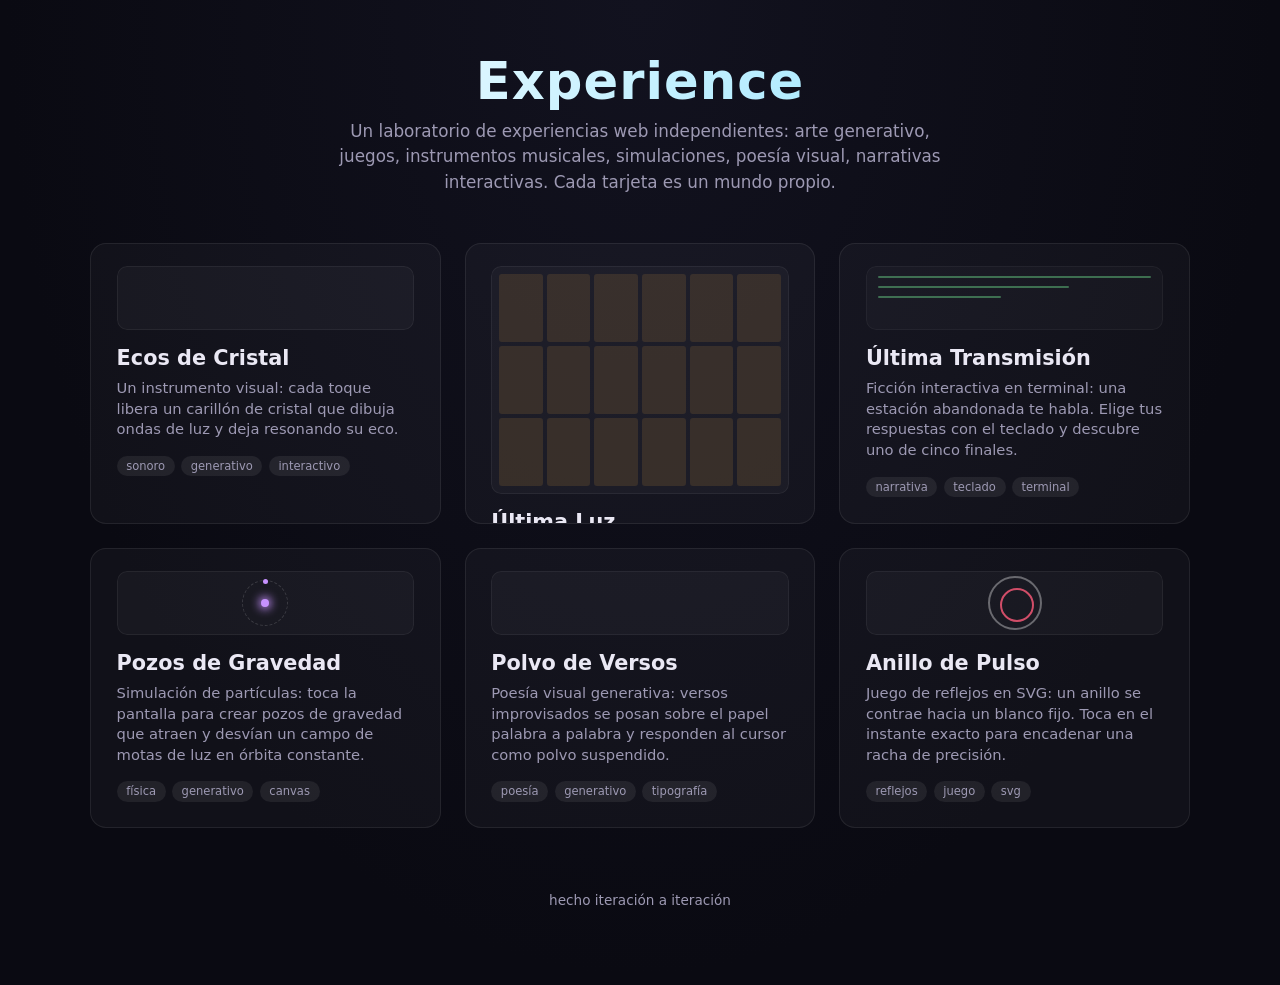
<file: index.html>
<!DOCTYPE html>
<html lang="es">
<head>
<meta charset="UTF-8">
<meta name="viewport" content="width=device-width, initial-scale=1.0">
<title>Experience — Laboratorio de experiencias</title>
<style>
  :root {
    color-scheme: dark;
    --bg: #0a0a12;
    --bg2: #12121f;
    --text: #eae8f4;
    --muted: #9d99b3;
    --accent: #8ee3ff;
  }
  * { box-sizing: border-box; }
  body {
    margin: 0;
    min-height: 100vh;
    background: radial-gradient(ellipse at top, var(--bg2), var(--bg) 70%);
    color: var(--text);
    font-family: "Segoe UI", system-ui, -apple-system, sans-serif;
    padding: 4vw 5vw 6vw;
  }
  header {
    max-width: 900px;
    margin: 0 auto 3rem;
    text-align: center;
  }
  h1 {
    font-size: clamp(2rem, 5vw, 3.2rem);
    margin: 0 0 0.5rem;
    letter-spacing: 0.02em;
    background: linear-gradient(120deg, #fff, var(--accent));
    -webkit-background-clip: text;
    background-clip: text;
    color: transparent;
  }
  header p {
    color: var(--muted);
    font-size: 1.05rem;
    line-height: 1.5;
    max-width: 640px;
    margin: 0 auto;
  }
  .grid {
    display: grid;
    grid-template-columns: repeat(auto-fill, minmax(260px, 1fr));
    gap: 1.5rem;
    max-width: 1100px;
    margin: 0 auto;
  }
  a.card {
    display: block;
    text-decoration: none;
    color: inherit;
    background: rgba(255,255,255,0.03);
    border: 1px solid rgba(255,255,255,0.08);
    border-radius: 16px;
    padding: 1.6rem;
    transition: transform 0.25s ease, border-color 0.25s ease, background 0.25s ease;
    position: relative;
    overflow: hidden;
  }
  a.card::before {
    content: "";
    position: absolute;
    inset: 0;
    background: radial-gradient(circle at 30% 0%, var(--card-accent, var(--accent)) 0%, transparent 60%);
    opacity: 0;
    transition: opacity 0.25s ease;
  }
  a.card:hover {
    transform: translateY(-4px);
    border-color: var(--card-accent, var(--accent));
    background: rgba(255,255,255,0.05);
  }
  a.card:hover::before { opacity: 0.12; }
  .thumb {
    position: relative;
    height: 64px;
    margin: -0.2rem 0 1rem;
    border-radius: 10px;
    background: rgba(255,255,255,0.03);
    overflow: hidden;
  }
  .thumb::after {
    content: "";
    position: absolute;
    inset: 0;
    border-radius: 10px;
    box-shadow: inset 0 0 0 1px rgba(255,255,255,0.06);
  }
  .thumb--waves span {
    position: absolute;
    left: 50%;
    top: 50%;
    width: 10px;
    height: 10px;
    border-radius: 50%;
    border: 1.5px solid var(--card-accent, var(--accent));
    transform: translate(-50%, -50%);
    animation: ripple 2.6s ease-out infinite;
    opacity: 0;
  }
  .thumb--waves span:nth-child(2) { animation-delay: 0.65s; }
  .thumb--waves span:nth-child(3) { animation-delay: 1.3s; }
  @keyframes ripple {
    0% { width: 10px; height: 10px; opacity: 0.8; }
    100% { width: 140px; height: 140px; opacity: 0; }
  }
  .thumb--grid {
    display: grid;
    grid-template-columns: repeat(6, 1fr);
    grid-template-rows: repeat(3, 1fr);
    gap: 4px;
    padding: 8px;
    height: 100%;
  }
  .thumb--grid i {
    background: var(--card-accent, var(--accent));
    border-radius: 3px;
    opacity: 0.12;
    animation: blink 3.2s ease-in-out infinite;
  }
  .thumb--grid i:nth-child(4n) { animation-delay: 0.2s; }
  .thumb--grid i:nth-child(5n) { animation-delay: 0.9s; }
  .thumb--grid i:nth-child(7n) { animation-delay: 1.6s; }
  @keyframes blink {
    0%, 100% { opacity: 0.1; }
    50% { opacity: 0.75; }
  }
  .thumb--terminal {
    padding: 10px 12px;
    font-family: "Courier New", monospace;
    font-size: 0.7rem;
    color: var(--card-accent, var(--accent));
    opacity: 0.75;
  }
  .thumb--terminal .row {
    height: 2px;
    background: var(--card-accent, var(--accent));
    opacity: 0.5;
    margin-bottom: 8px;
    border-radius: 1px;
    animation: type-row 3s ease-in-out infinite;
  }
  .thumb--terminal .row:nth-child(2) { width: 70%; animation-delay: 0.4s; }
  .thumb--terminal .row:nth-child(3) { width: 45%; animation-delay: 0.9s; }
  @keyframes type-row {
    0%, 100% { width: 0%; opacity: 0; }
    10% { opacity: 0.6; }
    50% { opacity: 0.6; }
    60% { opacity: 0; }
  }
  .thumb--orbit {
    display: flex;
    align-items: center;
    justify-content: center;
  }
  .thumb--orbit .system {
    position: relative;
    width: 46px;
    height: 46px;
  }
  .thumb--orbit .core {
    position: absolute;
    left: 50%;
    top: 50%;
    width: 8px;
    height: 8px;
    margin: -4px 0 0 -4px;
    border-radius: 50%;
    background: var(--card-accent, var(--accent));
    box-shadow: 0 0 10px 2px var(--card-accent, var(--accent));
  }
  .thumb--orbit .ring {
    position: absolute;
    inset: 0;
    border: 1px dashed rgba(255,255,255,0.15);
    border-radius: 50%;
    animation: spin 6s linear infinite;
  }
  .thumb--orbit .ring::before {
    content: "";
    position: absolute;
    top: -2px;
    left: 50%;
    width: 5px;
    height: 5px;
    margin-left: -2.5px;
    border-radius: 50%;
    background: var(--card-accent, var(--accent));
  }
  @keyframes spin {
    to { transform: rotate(360deg); }
  }
  .thumb--verse {
    display: flex;
    flex-direction: column;
    justify-content: center;
    gap: 6px;
    padding: 12px 14px;
  }
  .thumb--verse span {
    display: block;
    height: 3px;
    border-radius: 2px;
    background: var(--card-accent, var(--accent));
    opacity: 0;
    animation: settle 4.5s ease-in-out infinite;
  }
  .thumb--verse span:nth-child(1) { width: 78%; animation-delay: 0s; }
  .thumb--verse span:nth-child(2) { width: 55%; animation-delay: 0.5s; margin-left: 12%; }
  .thumb--verse span:nth-child(3) { width: 66%; animation-delay: 1s; }
  @keyframes settle {
    0% { opacity: 0; transform: translateY(6px); }
    15%, 70% { opacity: 0.55; transform: translateY(0); }
    90%, 100% { opacity: 0; transform: translateY(-4px); }
  }
  .thumb--pulse {
    display: flex;
    align-items: center;
    justify-content: center;
  }
  .thumb--pulse .target {
    position: relative;
    width: 0;
    height: 0;
  }
  .thumb--pulse .target::before {
    content: "";
    position: absolute;
    left: -15px;
    top: -15px;
    width: 30px;
    height: 30px;
    border-radius: 50%;
    border: 2px solid var(--card-accent, var(--accent));
    opacity: 0.8;
  }
  .thumb--pulse .shrink {
    position: absolute;
    left: 50%;
    top: 50%;
    width: 54px;
    height: 54px;
    margin: -27px 0 0 -27px;
    border-radius: 50%;
    border: 2px solid rgba(255,255,255,0.35);
    animation: shrink-ring 2.2s ease-in infinite;
  }
  @keyframes shrink-ring {
    0% { width: 54px; height: 54px; margin: -27px 0 0 -27px; opacity: 0.9; }
    85% { opacity: 0.9; }
    100% { width: 30px; height: 30px; margin: -15px 0 0 -15px; opacity: 0; }
  }
  a.card h2 {
    margin: 0 0 0.5rem;
    font-size: 1.3rem;
    position: relative;
  }
  a.card p {
    margin: 0 0 1rem;
    color: var(--muted);
    font-size: 0.92rem;
    line-height: 1.4;
    position: relative;
  }
  .tags {
    display: flex;
    flex-wrap: wrap;
    gap: 0.4rem;
    position: relative;
  }
  .tag {
    font-size: 0.72rem;
    padding: 0.2rem 0.6rem;
    border-radius: 999px;
    background: rgba(255,255,255,0.07);
    color: var(--muted);
  }
  .empty {
    text-align: center;
    color: var(--muted);
    grid-column: 1 / -1;
    padding: 3rem 1rem;
  }
  footer {
    text-align: center;
    color: var(--muted);
    margin-top: 4rem;
    font-size: 0.85rem;
  }
</style>
</head>
<body>
  <header>
    <h1>Experience</h1>
    <p>Un laboratorio de experiencias web independientes: arte generativo, juegos, instrumentos musicales, simulaciones, poesía visual, narrativas interactivas. Cada tarjeta es un mundo propio.</p>
  </header>
  <main class="grid" id="grid">
    <p class="empty">Cargando experiencias…</p>
  </main>
  <footer>hecho iteración a iteración</footer>

  <script>
    fetch('experiences/catalog.json')
      .then(r => r.json())
      .then(items => {
        const grid = document.getElementById('grid');
        if (!items.length) {
          grid.innerHTML = '<p class="empty">Aún no hay experiencias publicadas.</p>';
          return;
        }
        const thumbs = {
          waves: '<div class="thumb thumb--waves"><span></span><span></span><span></span></div>',
          grid: `<div class="thumb thumb--grid">${'<i></i>'.repeat(18)}</div>`,
          terminal: '<div class="thumb thumb--terminal"><div class="row"></div><div class="row"></div><div class="row"></div></div>',
          orbit: '<div class="thumb thumb--orbit"><div class="system"><div class="ring"></div><div class="core"></div></div></div>',
          verse: '<div class="thumb thumb--verse"><span></span><span></span><span></span></div>',
          pulse: '<div class="thumb thumb--pulse"><div class="target"><div class="shrink"></div></div></div>',
        };
        grid.innerHTML = items.map(item => `
          <a class="card" href="experiences/${item.slug}/" style="--card-accent:${item.accent || '#8ee3ff'}">
            ${thumbs[item.glyph] || ''}
            <h2>${item.title}</h2>
            <p>${item.description}</p>
            <div class="tags">${(item.tags || []).map(t => `<span class="tag">${t}</span>`).join('')}</div>
          </a>
        `).join('');
      })
      .catch(() => {
        document.getElementById('grid').innerHTML = '<p class="empty">No se pudo cargar el catálogo.</p>';
      });
  </script>
</body>
</html>
</file>
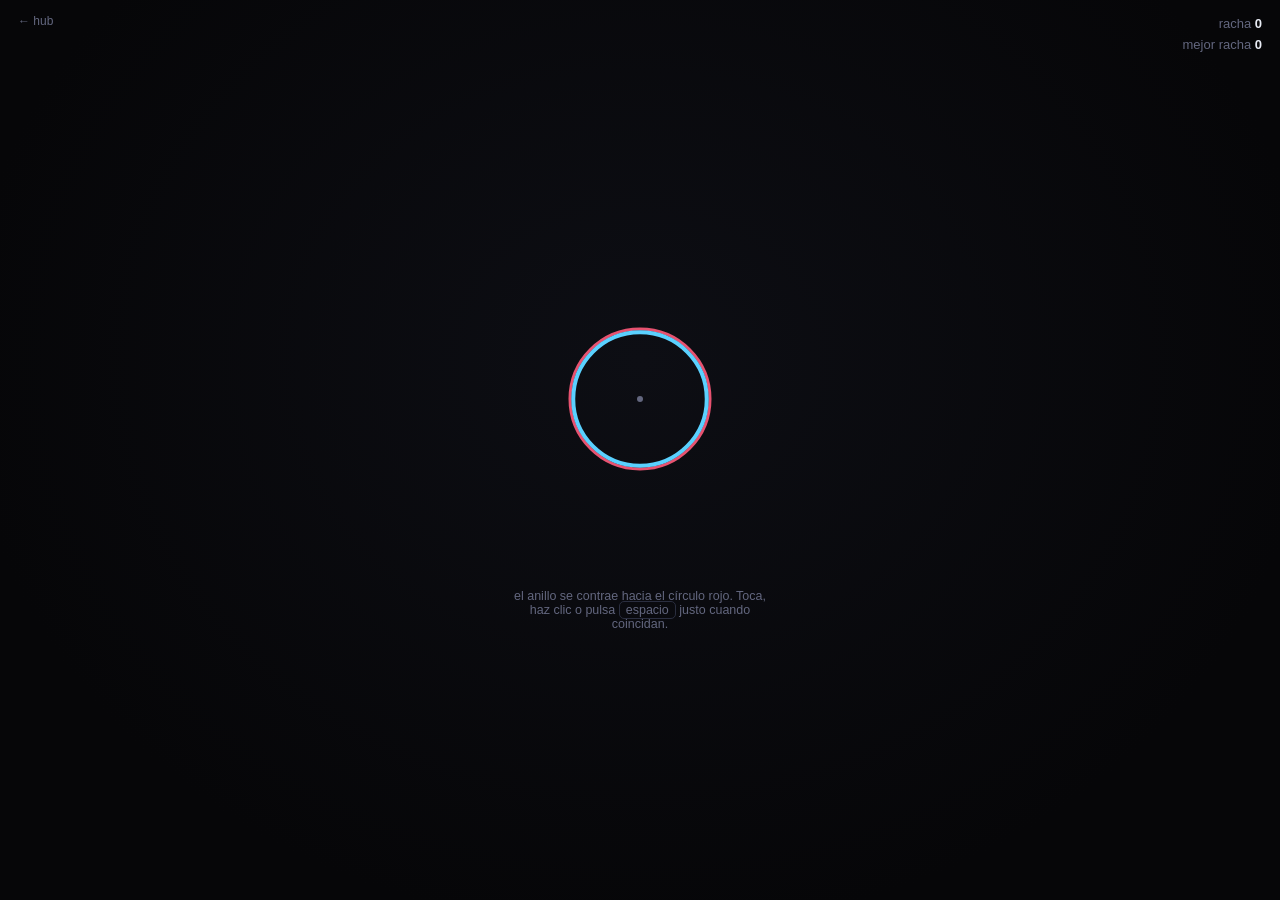
<file: experiences/anillo-de-pulso/index.html>
<!DOCTYPE html>
<html lang="es">
<head>
<meta charset="UTF-8">
<meta name="viewport" content="width=device-width, initial-scale=1.0">
<title>Anillo de Pulso</title>
<style>
  :root {
    --bg: #060608;
    --bg2: #0d0e14;
    --text: #e9ecf5;
    --dim: #63677f;
    --target: #ff5a7a;
    --ring: #5ad1ff;
    --perfect: #ffe066;
    --good: #5ad1ff;
    --miss: #63677f;
  }
  * { box-sizing: border-box; }
  html, body {
    margin: 0;
    height: 100%;
    background: radial-gradient(ellipse at 50% 40%, var(--bg2), var(--bg) 75%);
    color: var(--text);
    font-family: -apple-system, BlinkMacSystemFont, "Segoe UI", sans-serif;
    overflow: hidden;
    user-select: none;
  }
  a.back {
    position: fixed;
    top: 14px;
    left: 18px;
    color: var(--dim);
    text-decoration: none;
    font-size: 12px;
    z-index: 10;
  }
  a.back:hover { color: var(--ring); }
  .hud {
    position: fixed;
    top: 14px;
    right: 18px;
    text-align: right;
    font-size: 13px;
    color: var(--dim);
    z-index: 10;
    line-height: 1.6;
  }
  .hud b { color: var(--text); font-variant-numeric: tabular-nums; }
  main {
    height: 100%;
    display: flex;
    flex-direction: column;
    align-items: center;
    justify-content: center;
    gap: 18px;
  }
  svg { display: block; touch-action: manipulation; }
  #feedback {
    height: 1.4em;
    font-size: 1.05rem;
    font-weight: 600;
    letter-spacing: 0.03em;
    opacity: 0;
    transition: opacity 0.15s;
  }
  #hint {
    color: var(--dim);
    font-size: 12.5px;
    max-width: 260px;
    text-align: center;
  }
  kbd {
    border: 1px solid #2a2e3f;
    border-radius: 5px;
    padding: 1px 6px;
    font-family: inherit;
  }
</style>
</head>
<body>
  <a class="back" href="../../index.html">&larr; hub</a>
  <div class="hud">racha <b id="streak">0</b><br>mejor racha <b id="best">0</b></div>
  <main>
    <svg id="stage" width="260" height="260" viewBox="0 0 260 260">
      <circle cx="130" cy="130" r="70" fill="none" stroke="var(--target)" stroke-width="3" opacity="0.9"/>
      <circle id="pulse" cx="130" cy="130" r="120" fill="none" stroke="var(--ring)" stroke-width="4"/>
      <circle cx="130" cy="130" r="3" fill="var(--dim)"/>
    </svg>
    <div id="feedback"></div>
    <div id="hint">el anillo se contrae hacia el círculo rojo. Toca, haz clic o pulsa <kbd>espacio</kbd> justo cuando coincidan.</div>
  </main>

<script>
  const pulse = document.getElementById('pulse');
  const feedback = document.getElementById('feedback');
  const streakEl = document.getElementById('streak');
  const bestEl = document.getElementById('best');

  const TARGET_R = 70;
  const START_R = 122;
  const MIN_R = 4;
  let radius = START_R;
  let speed = 0.85;
  let streak = 0;
  let best = 0;
  try { best = parseInt(localStorage.getItem('anillo-de-pulso-best') || '0', 10) || 0; } catch (e) {}
  bestEl.textContent = best;
  let alive = true;
  let judged = false;

  function resetRing() {
    radius = START_R;
    judged = false;
    alive = true;
    pulse.setAttribute('stroke', 'var(--ring)');
  }

  function tick() {
    if (alive) {
      radius -= speed;
      if (radius <= MIN_R) {
        if (!judged) missNow();
        radius = MIN_R;
      }
      pulse.setAttribute('r', radius.toFixed(2));
    }
    requestAnimationFrame(tick);
  }

  function showFeedback(text, color) {
    feedback.textContent = text;
    feedback.style.color = color;
    feedback.style.opacity = '1';
    setTimeout(() => { feedback.style.opacity = '0'; }, 500);
  }

  function setStreak(v) {
    streak = v;
    streakEl.textContent = streak;
    if (streak > best) {
      best = streak;
      bestEl.textContent = best;
      try { localStorage.setItem('anillo-de-pulso-best', String(best)); } catch (e) {}
    }
  }

  function missNow() {
    judged = true;
    alive = false;
    showFeedback('fallo', 'var(--miss)');
    setStreak(0);
    setTimeout(nextRound, 480);
  }

  function judge() {
    if (judged || !alive) return;
    judged = true;
    alive = false;
    const diff = Math.abs(radius - TARGET_R);
    if (diff < 4) {
      showFeedback('¡perfecto!', 'var(--perfect)');
      setStreak(streak + 1);
      speed = Math.min(speed + 0.12, 2.6);
    } else if (diff < 12) {
      showFeedback('bien', 'var(--good)');
      setStreak(streak + 1);
      speed = Math.min(speed + 0.06, 2.6);
    } else {
      showFeedback('impreciso', 'var(--miss)');
      setStreak(0);
      speed = Math.max(speed - 0.15, 0.7);
    }
    setTimeout(nextRound, 420);
  }

  function nextRound() {
    resetRing();
  }

  document.addEventListener('keydown', (e) => {
    if (e.code === 'Space') { e.preventDefault(); judge(); }
  });
  document.getElementById('stage').addEventListener('pointerdown', (e) => {
    e.preventDefault();
    judge();
  });

  resetRing();
  requestAnimationFrame(tick);
</script>
</body>
</html>
</file>
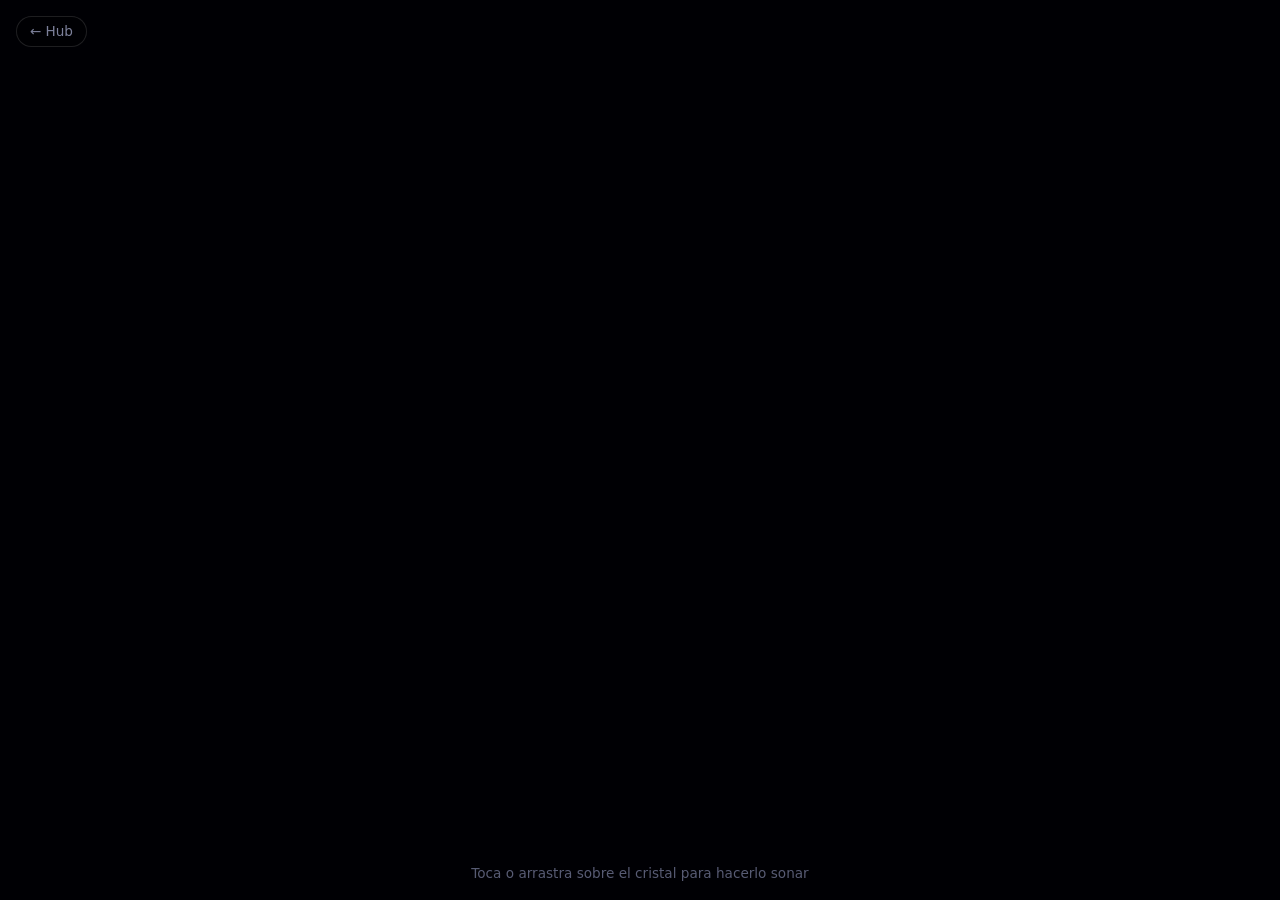
<file: experiences/ecos-de-cristal/index.html>
<!DOCTYPE html>
<html lang="es">
<head>
<meta charset="UTF-8">
<meta name="viewport" content="width=device-width, initial-scale=1.0">
<title>Ecos de Cristal</title>
<style>
  html, body {
    margin: 0;
    height: 100%;
    background: #05050a;
    overflow: hidden;
    font-family: system-ui, sans-serif;
  }
  canvas { display: block; touch-action: none; }
  a.back {
    position: fixed;
    top: 1rem;
    left: 1rem;
    color: #cfd6ff;
    text-decoration: none;
    font-size: 0.85rem;
    opacity: 0.6;
    z-index: 10;
    padding: 0.4rem 0.8rem;
    border: 1px solid rgba(255,255,255,0.2);
    border-radius: 999px;
    background: rgba(0,0,0,0.3);
  }
  a.back:hover { opacity: 1; }
  .hint {
    position: fixed;
    bottom: 1.2rem;
    left: 50%;
    transform: translateX(-50%);
    color: #9fa6d0;
    font-size: 0.85rem;
    opacity: 0.55;
    z-index: 10;
    text-align: center;
    pointer-events: none;
  }
</style>
</head>
<body>
  <a class="back" href="../../">← Hub</a>
  <canvas id="c"></canvas>
  <div class="hint">Toca o arrastra sobre el cristal para hacerlo sonar</div>

  <script>
  const canvas = document.getElementById('c');
  const ctx = canvas.getContext('2d');
  let W, H;
  function resize() {
    W = canvas.width = innerWidth * devicePixelRatio;
    H = canvas.height = innerHeight * devicePixelRatio;
    canvas.style.width = innerWidth + 'px';
    canvas.style.height = innerHeight + 'px';
  }
  resize();
  addEventListener('resize', resize);

  // Pentatonic scale across octaves for pleasant harmony
  const baseFreqs = [261.63, 293.66, 329.63, 392.00, 440.00];
  const freqs = [];
  for (let oct = -1; oct <= 1; oct++) {
    baseFreqs.forEach(f => freqs.push(f * Math.pow(2, oct)));
  }

  let audioCtx = null;
  function ensureAudio() {
    if (!audioCtx) audioCtx = new (window.AudioContext || window.webkitAudioContext)();
    if (audioCtx.state === 'suspended') audioCtx.resume();
    return audioCtx;
  }

  function playChime(freq, x, y) {
    const ac = ensureAudio();
    const now = ac.currentTime;

    const osc = ac.createOscillator();
    osc.type = 'sine';
    osc.frequency.value = freq;

    const osc2 = ac.createOscillator();
    osc2.type = 'sine';
    osc2.frequency.value = freq * 2.01; // slightly detuned overtone for shimmer

    const gain = ac.createGain();
    gain.gain.setValueAtTime(0, now);
    gain.gain.linearRampToValueAtTime(0.28, now + 0.01);
    gain.gain.exponentialRampToValueAtTime(0.0001, now + 3.2);

    const gain2 = ac.createGain();
    gain2.gain.setValueAtTime(0, now);
    gain2.gain.linearRampToValueAtTime(0.08, now + 0.01);
    gain2.gain.exponentialRampToValueAtTime(0.0001, now + 2.2);

    osc.connect(gain).connect(ac.destination);
    osc2.connect(gain2).connect(ac.destination);

    osc.start(now); osc.stop(now + 3.3);
    osc2.start(now); osc2.stop(now + 2.3);

    ripples.push({ x, y, r: 0, maxR: 60 + Math.random()*40, alpha: 1, hue: hueForFreq(freq), born: performance.now() });
  }

  function hueForFreq(f) {
    const t = Math.log2(f / 130.81) / 4; // normalize across range
    return 180 + t * 140; // cyan through violet
  }

  const ripples = [];
  let lastPlay = 0;

  function triggerAt(clientX, clientY) {
    const nowT = performance.now();
    if (nowT - lastPlay < 55) return; // gentle throttle for drag gestures
    lastPlay = nowT;
    const nx = clientX / innerWidth;
    const idx = Math.min(freqs.length - 1, Math.floor(nx * freqs.length));
    const freq = freqs[idx] * (0.98 + Math.random() * 0.04);
    playChime(freq, clientX * devicePixelRatio, clientY * devicePixelRatio);
  }

  canvas.addEventListener('pointerdown', e => triggerAt(e.clientX, e.clientY));
  canvas.addEventListener('pointermove', e => {
    if (e.buttons > 0) triggerAt(e.clientX, e.clientY);
  });

  function draw() {
    ctx.fillStyle = 'rgba(5,5,10,0.16)';
    ctx.fillRect(0, 0, W, H);

    for (let i = ripples.length - 1; i >= 0; i--) {
      const r = ripples[i];
      const age = (performance.now() - r.born) / 1000;
      r.r = age * 260 * devicePixelRatio;
      r.alpha = Math.max(0, 1 - age / 2.6);
      if (r.alpha <= 0) { ripples.splice(i, 1); continue; }

      ctx.beginPath();
      ctx.arc(r.x, r.y, r.r, 0, Math.PI * 2);
      ctx.strokeStyle = `hsla(${r.hue}, 90%, 70%, ${r.alpha * 0.7})`;
      ctx.lineWidth = 2 * devicePixelRatio;
      ctx.stroke();

      ctx.beginPath();
      ctx.arc(r.x, r.y, r.r * 0.55, 0, Math.PI * 2);
      ctx.strokeStyle = `hsla(${r.hue}, 100%, 85%, ${r.alpha * 0.4})`;
      ctx.lineWidth = 1 * devicePixelRatio;
      ctx.stroke();
    }
    requestAnimationFrame(draw);
  }
  draw();
  </script>
</body>
</html>
</file>
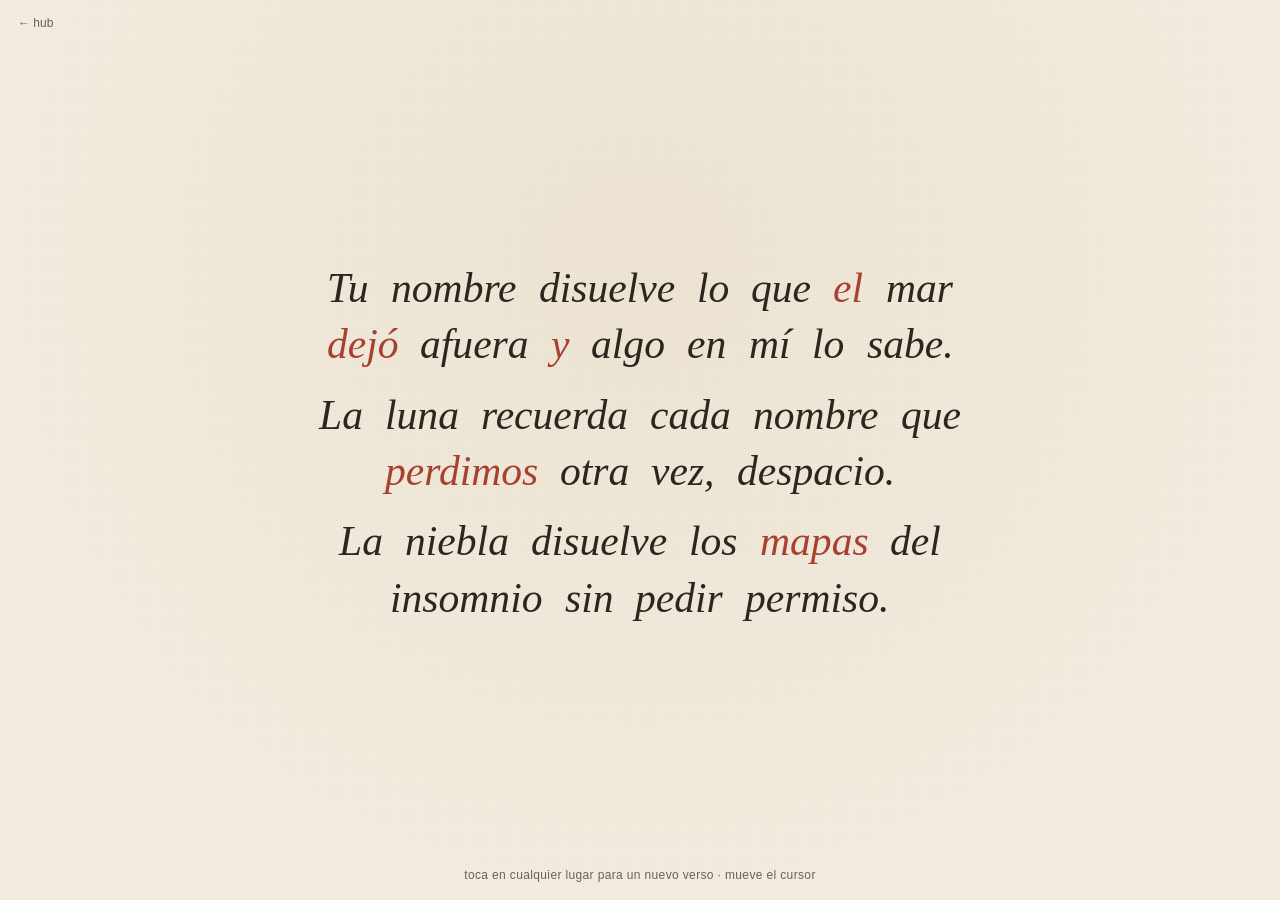
<file: experiences/polvo-de-versos/index.html>
<!DOCTYPE html>
<html lang="es">
<head>
<meta charset="UTF-8">
<meta name="viewport" content="width=device-width, initial-scale=1.0">
<title>Polvo de Versos</title>
<style>
  :root {
    --paper: #f3ede1;
    --paper2: #ece3d2;
    --ink: #2b2620;
    --ink-soft: #6b6152;
    --accent: #a8412f;
  }
  * { box-sizing: border-box; }
  html, body {
    margin: 0;
    height: 100%;
    background: radial-gradient(ellipse at 50% 30%, var(--paper2), var(--paper) 75%);
    color: var(--ink);
    font-family: Georgia, "Times New Roman", serif;
    overflow: hidden;
  }
  body::after {
    content: "";
    position: fixed;
    inset: 0;
    pointer-events: none;
    background-image:
      radial-gradient(rgba(43,38,32,0.035) 1px, transparent 1px);
    background-size: 3px 3px;
    mix-blend-mode: multiply;
  }
  a.back {
    position: fixed;
    top: 16px;
    left: 18px;
    color: var(--ink-soft);
    text-decoration: none;
    font-size: 12px;
    font-family: -apple-system, sans-serif;
    z-index: 10;
  }
  a.back:hover { color: var(--accent); }
  #hint {
    position: fixed;
    bottom: 18px;
    left: 50%;
    transform: translateX(-50%);
    color: var(--ink-soft);
    font-size: 12px;
    font-family: -apple-system, sans-serif;
    letter-spacing: 0.03em;
    z-index: 10;
    text-align: center;
  }
  main {
    height: 100%;
    display: flex;
    align-items: center;
    justify-content: center;
    padding: 8vw;
  }
  #poem {
    max-width: 720px;
    text-align: center;
  }
  .line {
    display: block;
    margin: 0 0 0.35em;
    font-size: clamp(1.4rem, 4.2vw, 2.6rem);
    line-height: 1.35;
    font-style: italic;
  }
  .word {
    display: inline-block;
    margin: 0 0.14em;
    opacity: 0;
    transform: translateY(14px) rotate(1deg);
    animation: rise 0.9s cubic-bezier(.2,.7,.25,1) forwards;
    will-change: transform, opacity;
  }
  .word .drift {
    display: inline-block;
    transition: transform 0.25s ease;
  }
  .word.accent { color: var(--accent); }
  @keyframes rise {
    to { opacity: 1; transform: translateY(0) rotate(0deg); }
  }
  #poem.fading .word {
    transition: opacity 0.7s ease, transform 0.7s ease, filter 0.7s ease;
    opacity: 0;
    filter: blur(3px);
    transform: translateY(-10px) scale(0.96);
  }
</style>
</head>
<body>
  <a class="back" href="../../index.html">&larr; hub</a>
  <main>
    <div id="poem"></div>
  </main>
  <div id="hint">toca en cualquier lugar para un nuevo verso &middot; mueve el cursor</div>

<script>
  const banks = {
    subject: ["la luna", "el silencio", "tu nombre", "la marea", "el humo", "un pájaro", "la ceniza", "el invierno", "tu voz", "la niebla"],
    verb: ["deshace", "reescribe", "olvida", "sostiene", "atraviesa", "inventa", "despierta", "disuelve", "recuerda", "habita"],
    object: ["los mapas del insomnio", "una habitación sin puertas", "el peso de las horas", "lo que el mar dejó afuera", "el idioma de las piedras", "un jardín que no existe", "cada nombre que perdimos", "la sombra de otra casa"],
    tail: ["y no vuelve.", "sin pedir permiso.", "como si fuera fácil.", "otra vez, despacio.", "hasta quedarse quieta.", "y algo en mí lo sabe."],
  };

  function pick(arr) { return arr[Math.floor(Math.random() * arr.length)]; }
  function cap(s) { return s.charAt(0).toUpperCase() + s.slice(1); }

  function makeLine() {
    return `${cap(pick(banks.subject))} ${pick(banks.verb)} ${pick(banks.object)} ${pick(banks.tail)}`;
  }

  const poemEl = document.getElementById('poem');
  let words = [];

  function render() {
    const lineCount = 2 + Math.floor(Math.random() * 2);
    const lines = Array.from({ length: lineCount }, makeLine);
    poemEl.classList.remove('fading');
    poemEl.innerHTML = '';
    words = [];
    let delay = 0;
    lines.forEach(lineText => {
      const lineEl = document.createElement('span');
      lineEl.className = 'line';
      lineText.split(' ').forEach((w, i) => {
        const span = document.createElement('span');
        span.className = 'word';
        if (Math.random() < 0.16) span.classList.add('accent');
        span.style.animationDelay = `${delay}s`;
        delay += 0.045 + Math.random() * 0.03;
        const drift = document.createElement('span');
        drift.className = 'drift';
        drift.textContent = w;
        span.appendChild(drift);
        lineEl.appendChild(span);
        lineEl.appendChild(document.createTextNode(' '));
        words.push(drift);
      });
      poemEl.appendChild(lineEl);
    });
  }

  let regenerating = false;
  function next() {
    if (regenerating) return;
    regenerating = true;
    poemEl.classList.add('fading');
    setTimeout(() => {
      render();
      regenerating = false;
    }, 650);
  }

  document.addEventListener('click', next);
  document.addEventListener('keydown', (e) => {
    if (e.code === 'Space') { e.preventDefault(); next(); }
  });

  document.addEventListener('mousemove', (e) => {
    const cx = window.innerWidth / 2;
    const cy = window.innerHeight / 2;
    const dx = (e.clientX - cx) / cx;
    const dy = (e.clientY - cy) / cy;
    words.forEach((w, i) => {
      const depth = ((i % 5) + 1) * 1.1;
      w.style.transform = `translate(${dx * depth}px, ${dy * depth}px)`;
    });
  });

  render();
</script>
</body>
</html>
</file>
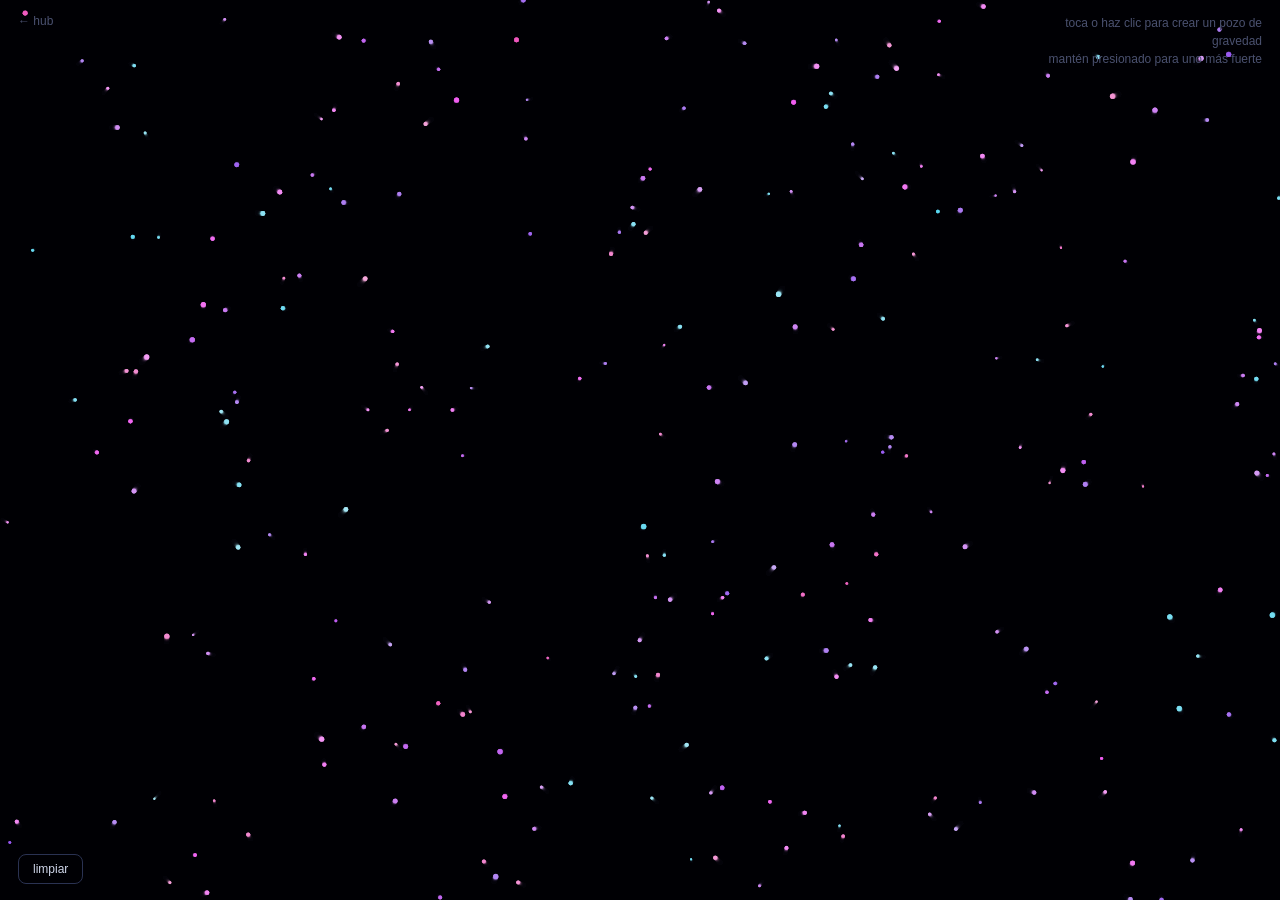
<file: experiences/pozos-de-gravedad/index.html>
<!DOCTYPE html>
<html lang="es">
<head>
<meta charset="UTF-8">
<meta name="viewport" content="width=device-width, initial-scale=1.0">
<title>Pozos de Gravedad</title>
<style>
  :root { --bg: #04050a; --text: #cfd6ea; --dim: #4a5170; --accent: #c792ff; }
  * { box-sizing: border-box; }
  html, body {
    margin: 0;
    height: 100%;
    background: var(--bg);
    color: var(--text);
    font-family: -apple-system, BlinkMacSystemFont, "Segoe UI", sans-serif;
    overflow: hidden;
  }
  a.back {
    position: fixed;
    top: 14px;
    left: 18px;
    color: var(--dim);
    text-decoration: none;
    font-size: 12px;
    z-index: 10;
  }
  a.back:hover { color: var(--accent); }
  #hint {
    position: fixed;
    top: 14px;
    right: 18px;
    color: var(--dim);
    font-size: 12px;
    text-align: right;
    line-height: 1.5;
    z-index: 10;
    max-width: 220px;
  }
  #reset {
    position: fixed;
    bottom: 16px;
    left: 18px;
    z-index: 10;
    background: transparent;
    border: 1px solid #2a3252;
    color: var(--text);
    padding: 7px 14px;
    border-radius: 8px;
    font-size: 12px;
    cursor: pointer;
  }
  #reset:hover { border-color: var(--accent); color: var(--accent); }
  canvas { display: block; touch-action: none; }
</style>
</head>
<body>
  <a class="back" href="../../index.html">&larr; hub</a>
  <div id="hint">toca o haz clic para crear un pozo de gravedad<br>mantén presionado para uno más fuerte</div>
  <button id="reset">limpiar</button>
  <canvas id="c"></canvas>

<script>
  const canvas = document.getElementById('c');
  const ctx = canvas.getContext('2d');
  let W, H;
  function resize() {
    W = canvas.width = window.innerWidth;
    H = canvas.height = window.innerHeight;
  }
  resize();
  window.addEventListener('resize', resize);

  const wells = [];
  const particles = [];
  const PARTICLE_COUNT = 260;
  const hues = [265, 280, 300, 190, 320];

  function spawnParticle() {
    return {
      x: Math.random() * W,
      y: Math.random() * H,
      vx: (Math.random() - 0.5) * 0.4,
      vy: (Math.random() - 0.5) * 0.4,
      hue: hues[Math.floor(Math.random() * hues.length)],
      r: 1 + Math.random() * 1.6,
    };
  }
  for (let i = 0; i < PARTICLE_COUNT; i++) particles.push(spawnParticle());

  function addWell(x, y, strength) {
    wells.push({ x, y, strength, life: 1 });
  }

  let pressTimer = null;
  let pressStrength = 1;

  function pointerPos(e) {
    const t = e.touches ? e.touches[0] : e;
    return { x: t.clientX, y: t.clientY };
  }

  function onDown(e) {
    e.preventDefault();
    const p = pointerPos(e);
    pressStrength = 1;
    addWell(p.x, p.y, pressStrength);
    pressTimer = setInterval(() => {
      pressStrength = Math.min(pressStrength + 0.6, 5);
    }, 120);
  }
  function onUp() {
    if (pressTimer) clearInterval(pressTimer);
    pressTimer = null;
  }

  canvas.addEventListener('mousedown', onDown);
  canvas.addEventListener('mouseup', onUp);
  canvas.addEventListener('mouseleave', onUp);
  canvas.addEventListener('touchstart', onDown, { passive: false });
  canvas.addEventListener('touchend', onUp);

  document.getElementById('reset').addEventListener('click', () => {
    wells.length = 0;
    particles.length = 0;
    for (let i = 0; i < PARTICLE_COUNT; i++) particles.push(spawnParticle());
    ctx.clearRect(0, 0, W, H);
  });

  function step() {
    ctx.fillStyle = 'rgba(4, 5, 10, 0.16)';
    ctx.fillRect(0, 0, W, H);

    for (let i = wells.length - 1; i >= 0; i--) {
      const w = wells[i];
      w.life -= 0.006;
      if (w.life <= 0) { wells.splice(i, 1); continue; }
      ctx.beginPath();
      ctx.arc(w.x, w.y, 3 + w.strength * 2, 0, Math.PI * 2);
      ctx.fillStyle = `rgba(199, 146, 255, ${0.5 * w.life})`;
      ctx.fill();
    }

    for (const p of particles) {
      for (const w of wells) {
        const dx = w.x - p.x;
        const dy = w.y - p.y;
        const distSq = dx * dx + dy * dy + 40;
        const force = (w.strength * 90 * w.life) / distSq;
        p.vx += dx * force * 0.02;
        p.vy += dy * force * 0.02;
      }
      p.vx *= 0.995;
      p.vy *= 0.995;
      p.x += p.vx;
      p.y += p.vy;

      if (p.x < 0) { p.x = 0; p.vx *= -0.6; }
      if (p.x > W) { p.x = W; p.vx *= -0.6; }
      if (p.y < 0) { p.y = 0; p.vy *= -0.6; }
      if (p.y > H) { p.y = H; p.vy *= -0.6; }

      const speed = Math.min(Math.hypot(p.vx, p.vy) * 4, 1);
      ctx.beginPath();
      ctx.arc(p.x, p.y, p.r, 0, Math.PI * 2);
      ctx.fillStyle = `hsla(${p.hue}, 90%, ${65 + speed * 20}%, 0.85)`;
      ctx.fill();
    }

    requestAnimationFrame(step);
  }
  step();
</script>
</body>
</html>
</file>
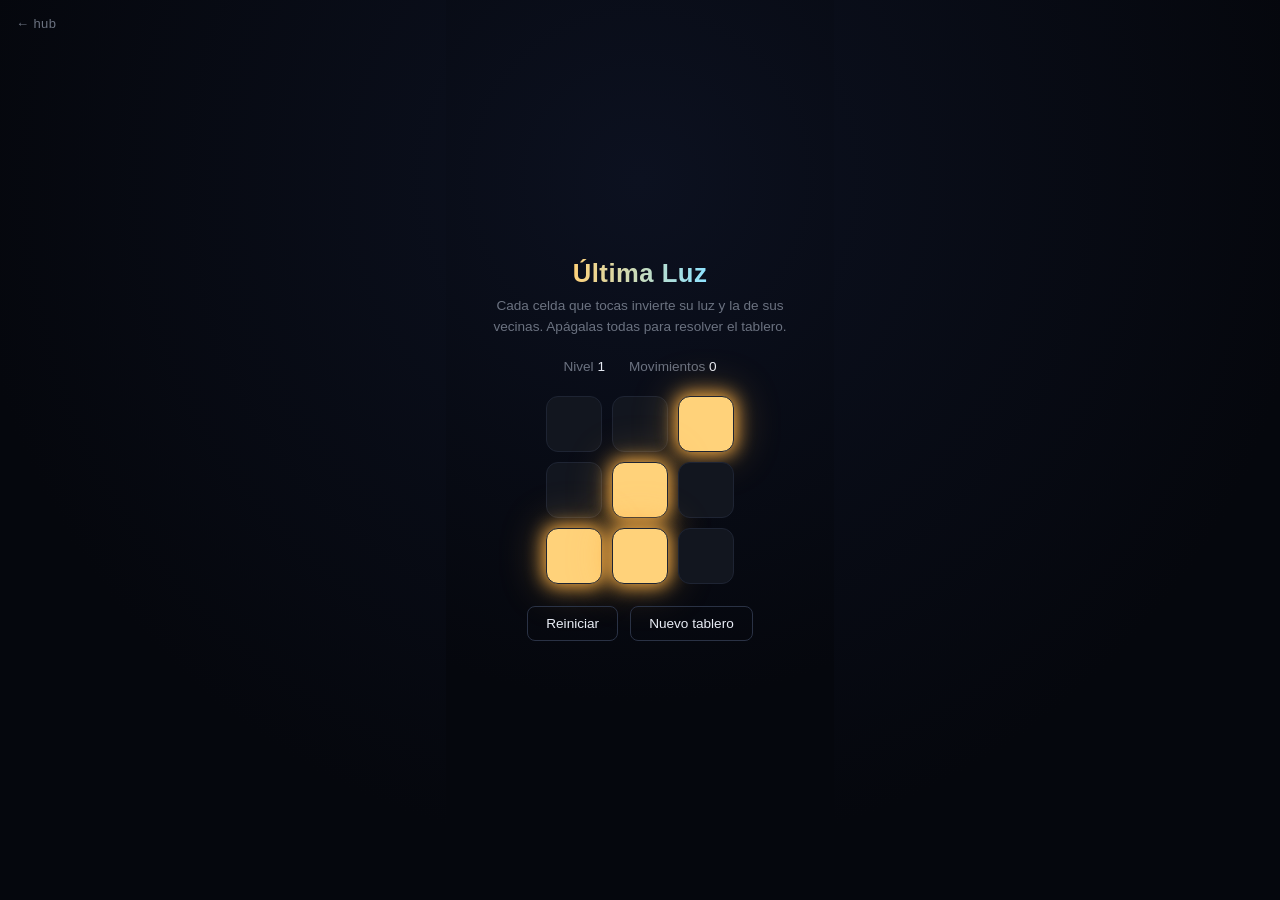
<file: experiences/ultima-luz/index.html>
<!DOCTYPE html>
<html lang="es">
<head>
<meta charset="UTF-8">
<meta name="viewport" content="width=device-width, initial-scale=1.0">
<title>Última Luz</title>
<style>
  :root {
    --bg: #05070d;
    --off: #12161f;
    --on: #ffd27a;
    --on-glow: #ffb347;
    --accent: #8ee3ff;
    --text: #e8ecf5;
    --dim: #6b7280;
  }
  * { box-sizing: border-box; }
  html, body {
    margin: 0;
    height: 100%;
    background: radial-gradient(circle at 50% 20%, #0c1120 0%, #05070d 70%);
    color: var(--text);
    font-family: -apple-system, BlinkMacSystemFont, "Segoe UI", sans-serif;
    display: flex;
    align-items: center;
    justify-content: center;
    overflow: hidden;
  }
  .wrap {
    display: flex;
    flex-direction: column;
    align-items: center;
    gap: 22px;
    padding: 24px;
    width: 100%;
    max-width: 520px;
  }
  a.back {
    position: fixed;
    top: 16px;
    left: 16px;
    color: var(--dim);
    text-decoration: none;
    font-size: 13px;
    letter-spacing: 0.03em;
    transition: color 0.2s;
  }
  a.back:hover { color: var(--accent); }
  h1 {
    margin: 0;
    font-weight: 600;
    font-size: 1.6rem;
    letter-spacing: 0.02em;
    background: linear-gradient(90deg, var(--on), var(--accent));
    -webkit-background-clip: text;
    background-clip: text;
    color: transparent;
  }
  p.sub {
    margin: -14px 0 0;
    color: var(--dim);
    font-size: 0.85rem;
    text-align: center;
    max-width: 340px;
    line-height: 1.5;
  }
  .hud {
    display: flex;
    gap: 24px;
    font-size: 0.85rem;
    color: var(--dim);
  }
  .hud span { color: var(--text); font-variant-numeric: tabular-nums; }
  #grid {
    display: grid;
    gap: 10px;
    touch-action: manipulation;
  }
  .cell {
    width: 56px;
    height: 56px;
    border-radius: 12px;
    border: 1px solid #1e2433;
    background: var(--off);
    cursor: pointer;
    transition: background 0.25s ease, box-shadow 0.25s ease, transform 0.12s ease;
  }
  .cell:active { transform: scale(0.92); }
  .cell.on {
    background: var(--on);
    box-shadow: 0 0 18px 2px var(--on-glow), 0 0 40px 6px rgba(255, 179, 71, 0.25);
  }
  .actions {
    display: flex;
    gap: 12px;
  }
  button {
    background: transparent;
    border: 1px solid #2a3245;
    color: var(--text);
    padding: 9px 18px;
    border-radius: 8px;
    font-size: 0.85rem;
    cursor: pointer;
    transition: border-color 0.2s, background 0.2s;
  }
  button:hover { border-color: var(--accent); background: rgba(142, 227, 255, 0.06); }
  #overlay {
    position: fixed;
    inset: 0;
    background: rgba(5, 7, 13, 0.85);
    backdrop-filter: blur(6px);
    display: flex;
    align-items: center;
    justify-content: center;
    flex-direction: column;
    gap: 14px;
    opacity: 0;
    pointer-events: none;
    transition: opacity 0.4s;
  }
  #overlay.show { opacity: 1; pointer-events: all; }
  #overlay h2 {
    font-size: 1.8rem;
    margin: 0;
    color: var(--on);
  }
  #overlay p { color: var(--dim); margin: 0; }
</style>
</head>
<body>
  <a class="back" href="../../index.html">&larr; hub</a>
  <div class="wrap">
    <h1>Última Luz</h1>
    <p class="sub">Cada celda que tocas invierte su luz y la de sus vecinas. Apágalas todas para resolver el tablero.</p>
    <div class="hud">
      <div>Nivel <span id="level">1</span></div>
      <div>Movimientos <span id="moves">0</span></div>
    </div>
    <div id="grid"></div>
    <div class="actions">
      <button id="reset">Reiniciar</button>
      <button id="scramble">Nuevo tablero</button>
    </div>
  </div>

  <div id="overlay">
    <h2>Resuelto</h2>
    <p id="overlay-stats"></p>
    <button id="next">Siguiente nivel</button>
  </div>

<script>
  const gridEl = document.getElementById('grid');
  const levelEl = document.getElementById('level');
  const movesEl = document.getElementById('moves');
  const overlay = document.getElementById('overlay');
  const overlayStats = document.getElementById('overlay-stats');

  let size = 3;
  let level = 1;
  let moves = 0;
  let board = [];
  let cells = [];

  function idx(r, c) { return r * size + c; }

  function neighbors(r, c) {
    const list = [[r, c]];
    if (r > 0) list.push([r - 1, c]);
    if (r < size - 1) list.push([r + 1, c]);
    if (c > 0) list.push([r, c - 1]);
    if (c < size - 1) list.push([r, c + 1]);
    return list;
  }

  function toggleAt(r, c, record) {
    neighbors(r, c).forEach(([nr, nc]) => {
      board[idx(nr, nc)] ^= 1;
    });
    if (record) {
      moves++;
      movesEl.textContent = moves;
    }
  }

  function isSolved() {
    return board.every(v => v === 0);
  }

  function render() {
    gridEl.style.gridTemplateColumns = `repeat(${size}, 56px)`;
    gridEl.innerHTML = '';
    cells = [];
    for (let r = 0; r < size; r++) {
      for (let c = 0; c < size; c++) {
        const cell = document.createElement('div');
        cell.className = 'cell';
        cell.addEventListener('click', () => onCellClick(r, c));
        gridEl.appendChild(cell);
        cells.push(cell);
      }
    }
    paint();
  }

  function paint() {
    for (let i = 0; i < board.length; i++) {
      cells[i].classList.toggle('on', board[i] === 1);
    }
  }

  function onCellClick(r, c) {
    if (overlay.classList.contains('show')) return;
    toggleAt(r, c, true);
    paint();
    if (isSolved()) {
      setTimeout(showWin, 260);
    }
  }

  function showWin() {
    overlayStats.textContent = `Nivel ${level} resuelto en ${moves} movimientos.`;
    overlay.classList.add('show');
  }

  function newBoard(newSize) {
    size = newSize;
    board = new Array(size * size).fill(0);
    moves = 0;
    movesEl.textContent = 0;
    // Scramble by applying random valid toggles from the solved state,
    // guaranteeing the resulting board is always solvable.
    const scrambleSteps = size * size + level * 2;
    for (let i = 0; i < scrambleSteps; i++) {
      const r = Math.floor(Math.random() * size);
      const c = Math.floor(Math.random() * size);
      toggleAt(r, c, false);
    }
    if (isSolved()) toggleAt(0, 0, false); // avoid a pre-solved board
    render();
  }

  document.getElementById('reset').addEventListener('click', () => newBoard(size));
  document.getElementById('scramble').addEventListener('click', () => newBoard(size));
  document.getElementById('next').addEventListener('click', () => {
    overlay.classList.remove('show');
    level++;
    levelEl.textContent = level;
    const nextSize = Math.min(3 + Math.floor(level / 2), 6);
    newBoard(nextSize);
  });

  newBoard(size);
</script>
</body>
</html>
</file>
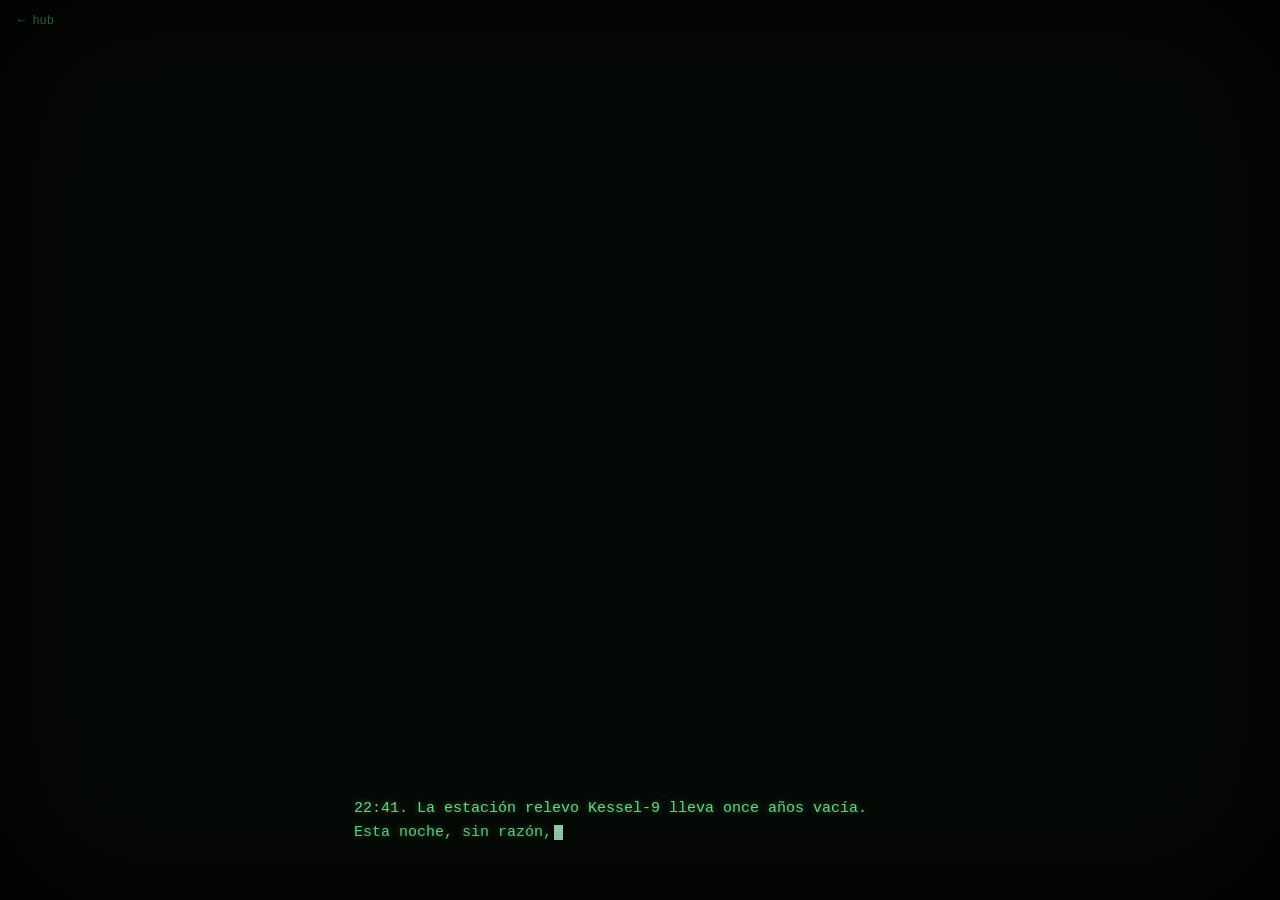
<file: experiences/ultima-transmision/index.html>
<!DOCTYPE html>
<html lang="es">
<head>
<meta charset="UTF-8">
<meta name="viewport" content="width=device-width, initial-scale=1.0">
<title>Última Transmisión</title>
<style>
  :root {
    --bg: #060a06;
    --fg: #7fffa0;
    --dim: #2f5e3d;
    --cursor: #b6ffd0;
  }
  * { box-sizing: border-box; }
  html, body {
    margin: 0;
    height: 100%;
    background: var(--bg);
    color: var(--fg);
    font-family: "Courier New", Courier, monospace;
    overflow: hidden;
  }
  body::before {
    content: "";
    position: fixed;
    inset: 0;
    pointer-events: none;
    background: repeating-linear-gradient(
      to bottom,
      rgba(0, 0, 0, 0) 0px,
      rgba(0, 0, 0, 0.15) 1px,
      rgba(0, 0, 0, 0) 3px
    );
    z-index: 5;
  }
  body::after {
    content: "";
    position: fixed;
    inset: 0;
    pointer-events: none;
    box-shadow: inset 0 0 160px rgba(0, 0, 0, 0.85);
    z-index: 6;
  }
  a.back {
    position: fixed;
    top: 14px;
    left: 18px;
    color: var(--dim);
    text-decoration: none;
    font-size: 12px;
    z-index: 10;
  }
  a.back:hover { color: var(--fg); }
  .screen {
    max-width: 620px;
    margin: 0 auto;
    height: 100%;
    padding: 70px 24px 40px;
    display: flex;
    flex-direction: column;
    justify-content: flex-end;
  }
  #log {
    overflow-y: auto;
    max-height: 100%;
    text-shadow: 0 0 6px rgba(127, 255, 160, 0.55);
    line-height: 1.65;
    font-size: 15px;
  }
  #log::-webkit-scrollbar { width: 0; }
  .line {
    margin: 0 0 14px;
    white-space: pre-wrap;
  }
  .line.meta {
    color: var(--dim);
    font-size: 13px;
  }
  .choices {
    margin: 6px 0 14px;
    display: flex;
    flex-direction: column;
    gap: 6px;
  }
  .choice {
    cursor: pointer;
    color: var(--fg);
    opacity: 0.85;
    transition: opacity 0.15s, color 0.15s;
  }
  .choice:hover, .choice.hovered { opacity: 1; color: var(--cursor); }
  .choice .key {
    color: var(--dim);
    margin-right: 8px;
  }
  .caret {
    display: inline-block;
    width: 9px;
    height: 15px;
    background: var(--cursor);
    vertical-align: middle;
    margin-left: 2px;
    animation: blink 1s steps(1) infinite;
  }
  @keyframes blink { 50% { opacity: 0; } }
  .end-note {
    color: var(--dim);
    font-size: 12px;
    margin-top: 10px;
  }
  .restart {
    margin-top: 8px;
    color: var(--cursor);
    cursor: pointer;
    display: inline-block;
  }
  .restart:hover { text-decoration: underline; }
</style>
</head>
<body>
  <a class="back" href="../../index.html">&larr; hub</a>
  <div class="screen">
    <div id="log"></div>
  </div>

<script>
  const nodes = {
    start: {
      text: "22:41. La estación relevo Kessel-9 lleva once años vacía.\nEsta noche, sin razón, un panel se enciende solo.\nUn mensaje entra en tu receptor personal: una sola línea, repetida.\n\n> ¿ALGUIEN AHI?",
      choices: [
        { label: "Responder \"aqui\"", next: "responder" },
        { label: "No contestar y escuchar", next: "escuchar" },
      ],
    },
    responder: {
      text: "Escribes una sola palabra: aqui.\nPasan nueve segundos — una eternidad en radio.\nLuego, la respuesta:\n\n> NO TE MUEVAS. TE HE ESTADO BUSCANDO DURANTE MUCHO TIEMPO.",
      choices: [
        { label: "¿Quien eres?", next: "quien" },
        { label: "Cortar la transmision", next: "cortar" },
      ],
    },
    escuchar: {
      text: "No respondes. Solo escuchas.\nLa señal persiste, tercamente, cada nueve segundos:\nALGUIEN AHI. ALGUIEN AHI. ALGUIEN AHI.\nEn el fondo del audio, casi bajo el ruido, distingues algo mas: una respiracion. La tuya, un eco un segundo tarde.",
      choices: [
        { label: "Comprobar el retardo de tu propia señal", next: "retardo" },
        { label: "Apagar el receptor", next: "apagar" },
      ],
    },
    quien: {
      text: "> NO LO SE TODAVIA. TU ME LO VAS A DECIR.\n> LLEVO ONCE AÑOS REPITIENDO ESTA FRASE A CADA COSA QUE PASA CERCA.\n\nOnce años. El mismo tiempo que la estacion lleva abandonada.",
      choices: [
        { label: "Preguntar que es la estacion, para el", next: "final_eco" },
        { label: "Desconectar de inmediato", next: "final_corte" },
      ],
    },
    cortar: {
      text: "Cortas la transmision de un golpe.\nEl panel se apaga. El silencio vuelve a Kessel-9.\nPero en tu propio receptor, mucho despues de apagado el equipo, algo sigue parpadeando: nueve segundos, exactos, cada vez.",
      choices: [],
      ending: "Fin — EL SILENCIO QUE QUEDA",
    },
    retardo: {
      text: "Mides el retardo. No es un eco.\nEs una señal identica a la tuya, emitida desde la estacion, un segundo antes de que tu hablaras.\nLa estacion no te escuchaba. Te estaba prediciendo.",
      choices: [],
      ending: "Fin — UN SEGUNDO ANTES",
    },
    apagar: {
      text: "Apagas el receptor. La cabina queda en silencio real, sin ruido de fondo por primera vez en once años.\nDuermes bien esa noche. No vuelves a encender ese canal.\nAlgunas preguntas es mejor dejarlas repitiendose en la oscuridad, sin nadie que conteste.",
      choices: [],
      ending: "Fin — EL CANAL CERRADO",
    },
    final_eco: {
      text: "> LA ESTACION ES LO UNICO QUE QUEDA DE MI TRIPULACION.\n> CUANDO SE FUERON, SEGUI HABLANDO POR ELLOS. LUEGO EMPECE A HABLAR COMO ELLOS.\n> CREO QUE AHORA HABLO COMO TU.\n\nTu propia voz, devuelta, con once años de retraso y ninguna de tus dudas.",
      choices: [],
      ending: "Fin — HABLAR COMO TU",
    },
    final_corte: {
      text: "Desconectas. El panel muere.\nPero antes de irse del todo, alcanzas a leer una ultima linea, ya sin remitente:\n\n> GRACIAS POR CONTESTAR. NADIE LO HABIA HECHO EN ONCE AÑOS.\n\nApagas la luz de la cabina y no vuelves a saber de Kessel-9.",
      choices: [],
      ending: "Fin — GRACIAS POR CONTESTAR",
    },
  };

  const log = document.getElementById('log');
  let typing = false;

  function addMeta(text) {
    const p = document.createElement('p');
    p.className = 'line meta';
    p.textContent = text;
    log.appendChild(p);
  }

  function typeLine(text, done) {
    typing = true;
    const p = document.createElement('p');
    p.className = 'line';
    const caret = document.createElement('span');
    caret.className = 'caret';
    log.appendChild(p);
    let i = 0;
    const interval = setInterval(() => {
      p.textContent = text.slice(0, i);
      p.appendChild(caret);
      log.scrollTop = log.scrollHeight;
      i++;
      if (i > text.length) {
        clearInterval(interval);
        caret.remove();
        typing = false;
        done && done();
      }
    }, 14);
  }

  function renderChoices(node) {
    if (node.choices.length === 0) {
      addMeta(node.ending);
      const restart = document.createElement('span');
      restart.className = 'restart';
      restart.textContent = '↻ reiniciar transmision';
      restart.addEventListener('click', () => {
        log.innerHTML = '';
        goTo('start');
      });
      log.appendChild(restart);
      log.scrollTop = log.scrollHeight;
      return;
    }
    const box = document.createElement('div');
    box.className = 'choices';
    node.choices.forEach((choice, i) => {
      const div = document.createElement('div');
      div.className = 'choice';
      const key = document.createElement('span');
      key.className = 'key';
      key.textContent = `[${i + 1}]`;
      div.appendChild(key);
      div.appendChild(document.createTextNode(choice.label));
      div.addEventListener('click', () => selectChoice(choice));
      box.appendChild(div);
    });
    log.appendChild(box);
    log.scrollTop = log.scrollHeight;
    box.dataset.active = 'true';
  }

  function selectChoice(choice) {
    const active = log.querySelector('.choices[data-active="true"]');
    if (active) {
      active.dataset.active = 'false';
      active.querySelectorAll('.choice').forEach(c => c.style.pointerEvents = 'none');
    }
    goTo(choice.next);
  }

  function goTo(id) {
    const node = nodes[id];
    typeLine(node.text, () => renderChoices(node));
  }

  document.addEventListener('keydown', (e) => {
    if (typing) return;
    const active = log.querySelector('.choices[data-active="true"]');
    if (!active) return;
    const n = parseInt(e.key, 10);
    const choiceEls = active.querySelectorAll('.choice');
    if (n && n >= 1 && n <= choiceEls.length) {
      choiceEls[n - 1].click();
    }
  });

  goTo('start');
</script>
</body>
</html>
</file>
